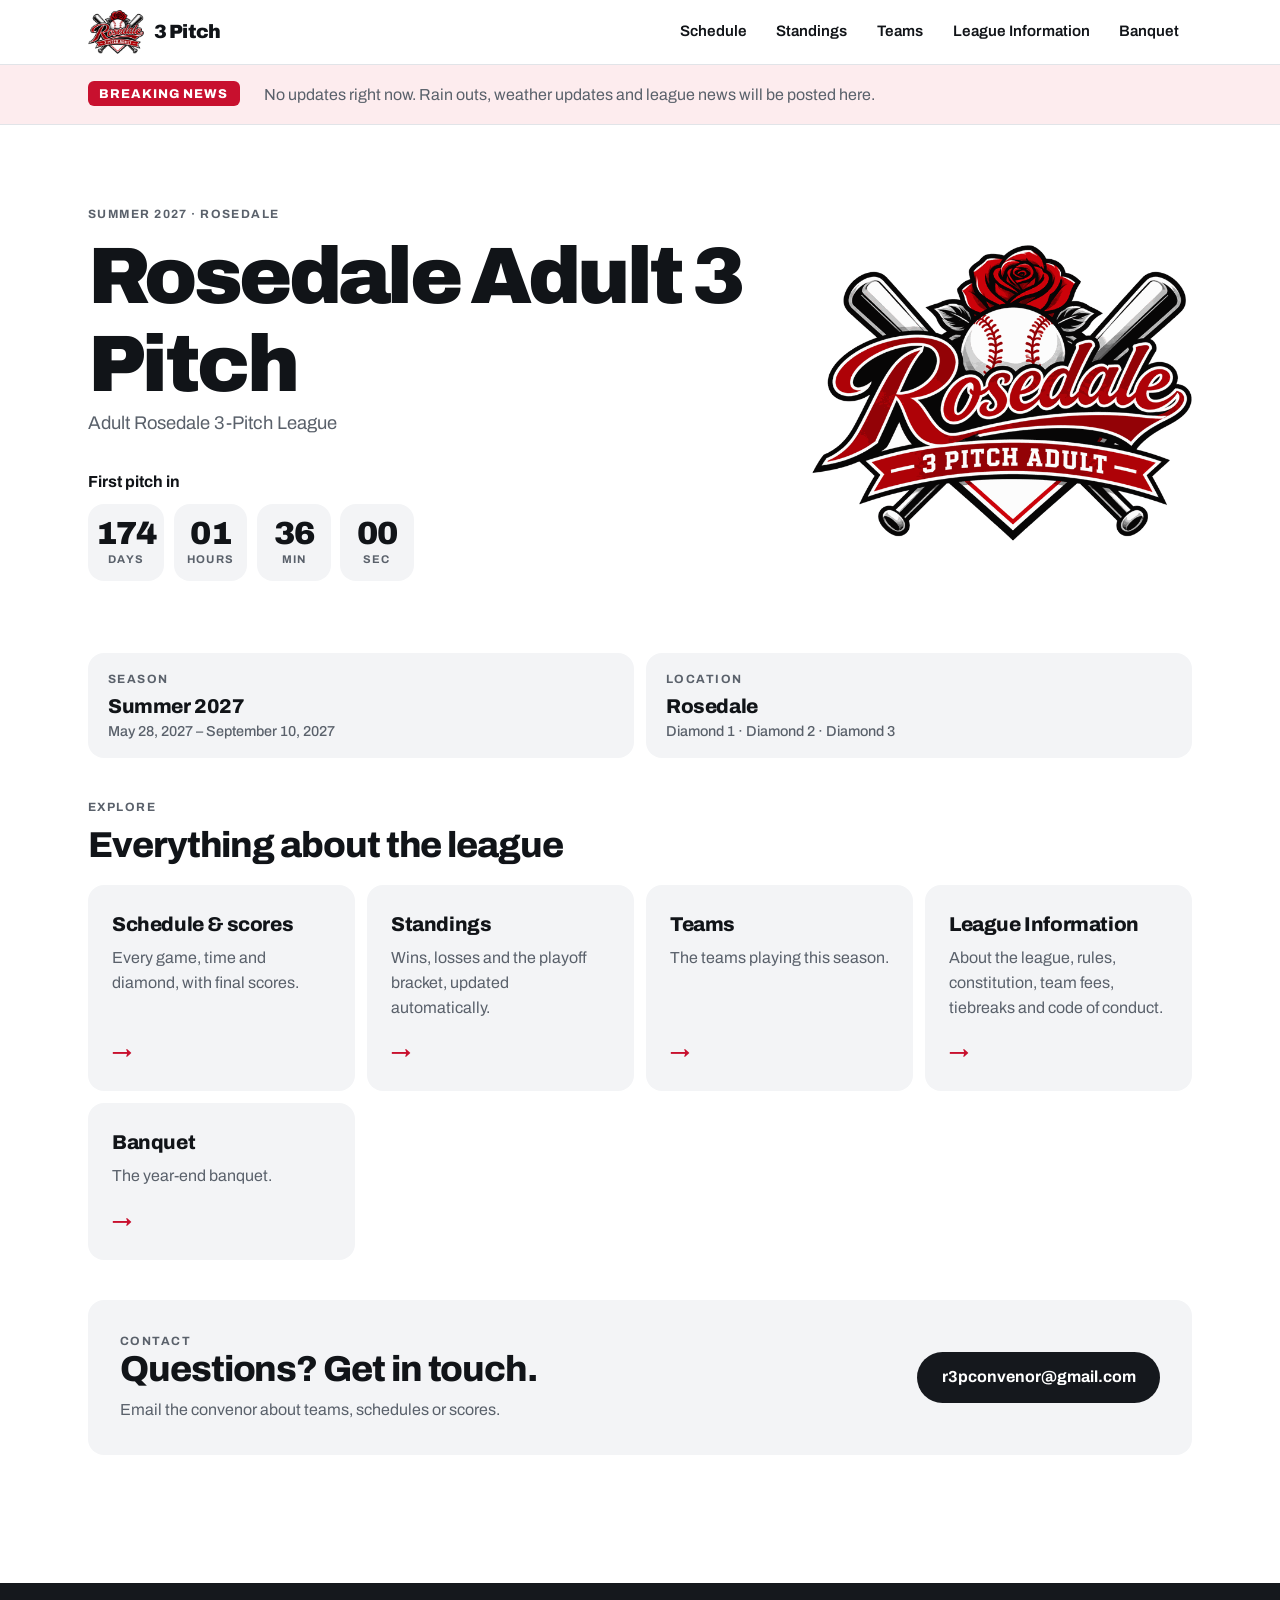
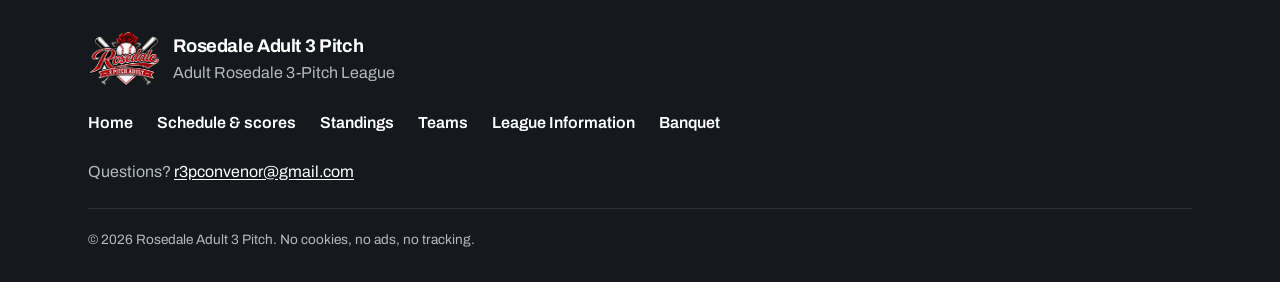
<file: index.html>
<!doctype html>
<html lang="en">
<head>
  <meta charset="utf-8">
  <meta name="viewport" content="width=device-width, initial-scale=1">
  <title>Rosedale Adult 3 Pitch | Adult Rosedale 3-Pitch League</title>
  <meta name="description" content="Rosedale Adult 3 Pitch: the adult 3-pitch league at Rosedale. Schedule, scores, standings, teams and league information for Summer 2027.">
  <meta property="og:type" content="website">
  <meta property="og:site_name" content="Rosedale Adult 3 Pitch">
  <meta property="og:title" content="Rosedale Adult 3 Pitch | Adult Rosedale 3-Pitch League">
  <meta property="og:description" content="Rosedale Adult 3 Pitch: the adult 3-pitch league at Rosedale. Schedule, scores, standings, teams and league information for Summer 2027.">
  <meta property="og:image" content="og-image.png">
  <meta property="og:image:width" content="1200">
  <meta property="og:image:height" content="630">
  <meta name="twitter:card" content="summary_large_image">
  <link rel="icon" href="favicon.png" type="image/png">
  <link rel="apple-touch-icon" href="apple-touch-icon.png">
  <link rel="preconnect" href="https://fonts.googleapis.com">
  <link rel="preconnect" href="https://fonts.gstatic.com" crossorigin>
  <link rel="stylesheet" href="https://fonts.googleapis.com/css2?family=Archivo:wght@400;500;600;700;800;900&display=swap">
  <link rel="stylesheet" href="style.css">
</head>
<body data-page="home">
  <main id="main" tabindex="-1">
    <noscript><div class="wrap section"><p>Please turn on JavaScript to see this page.</p></div></noscript>
  </main>
  <script src="config.js"></script>
  <script src="league.js"></script>
  <script src="site.js"></script>
  <script src="pages.js"></script>
</body>
</html>
</file>
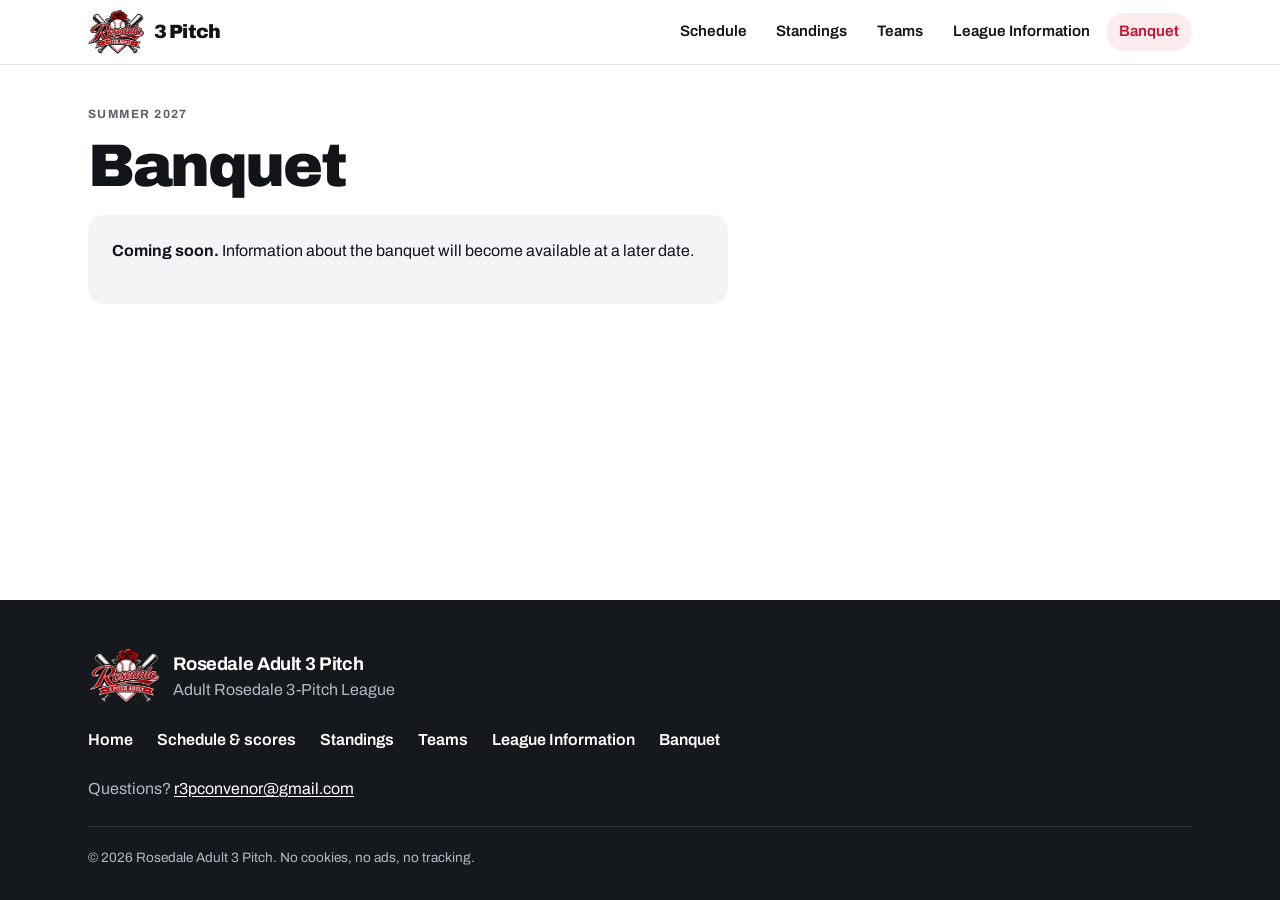
<file: banquet.html>
<!doctype html>
<html lang="en">
<head>
  <meta charset="utf-8">
  <meta name="viewport" content="width=device-width, initial-scale=1">
  <title>Banquet | Rosedale Adult 3 Pitch</title>
  <meta name="description" content="The Rosedale Adult 3 Pitch year-end banquet.">
  <meta property="og:type" content="website">
  <meta property="og:site_name" content="Rosedale Adult 3 Pitch">
  <meta property="og:title" content="Banquet | Rosedale Adult 3 Pitch">
  <meta property="og:description" content="The Rosedale Adult 3 Pitch year-end banquet.">
  <meta property="og:image" content="og-image.png">
  <meta property="og:image:width" content="1200">
  <meta property="og:image:height" content="630">
  <meta name="twitter:card" content="summary_large_image">
  <link rel="icon" href="favicon.png" type="image/png">
  <link rel="apple-touch-icon" href="apple-touch-icon.png">
  <link rel="preconnect" href="https://fonts.googleapis.com">
  <link rel="preconnect" href="https://fonts.gstatic.com" crossorigin>
  <link rel="stylesheet" href="https://fonts.googleapis.com/css2?family=Archivo:wght@400;500;600;700;800;900&display=swap">
  <link rel="stylesheet" href="style.css">
</head>
<body data-page="banquet">
  <main id="main" tabindex="-1">
    <noscript><div class="wrap section"><p>Please turn on JavaScript to see this page.</p></div></noscript>
  </main>
  <script src="config.js"></script>
  <script src="league.js"></script>
  <script src="site.js"></script>
  <script src="pages.js"></script>
</body>
</html>
</file>
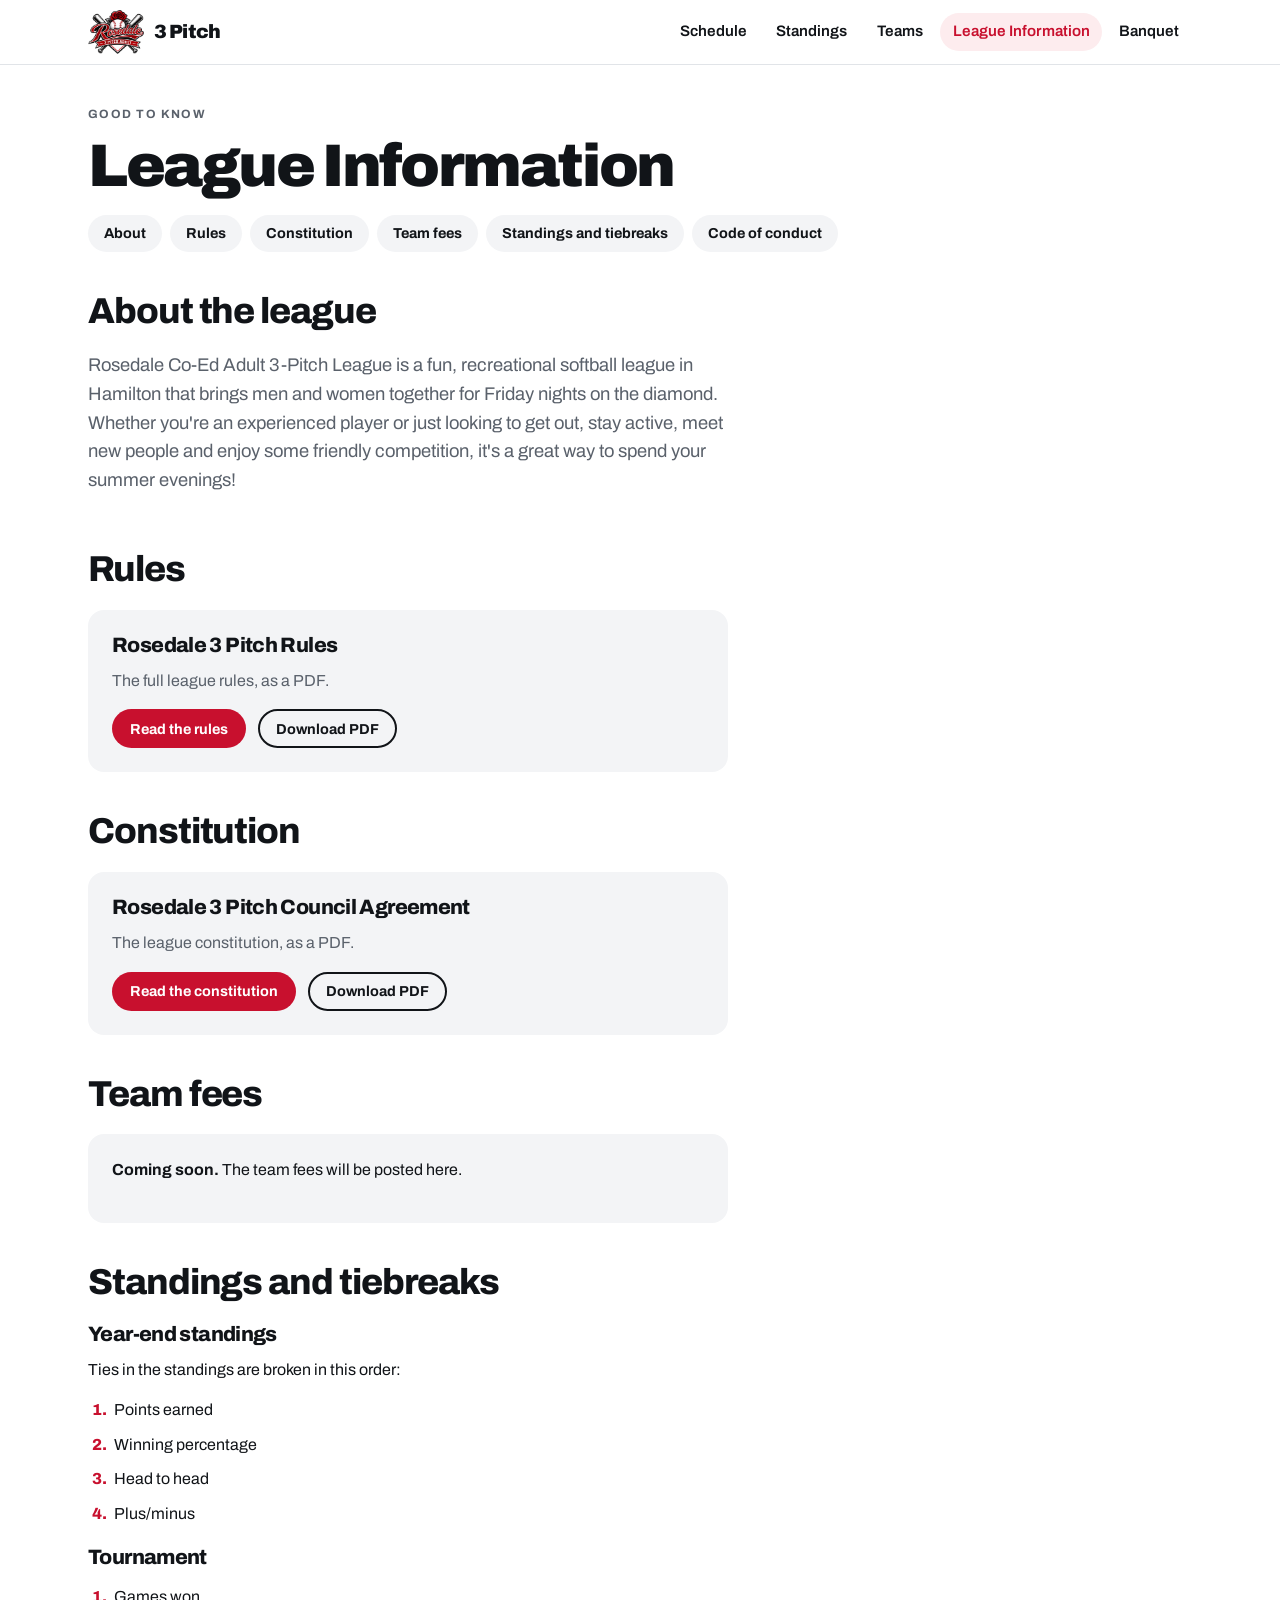
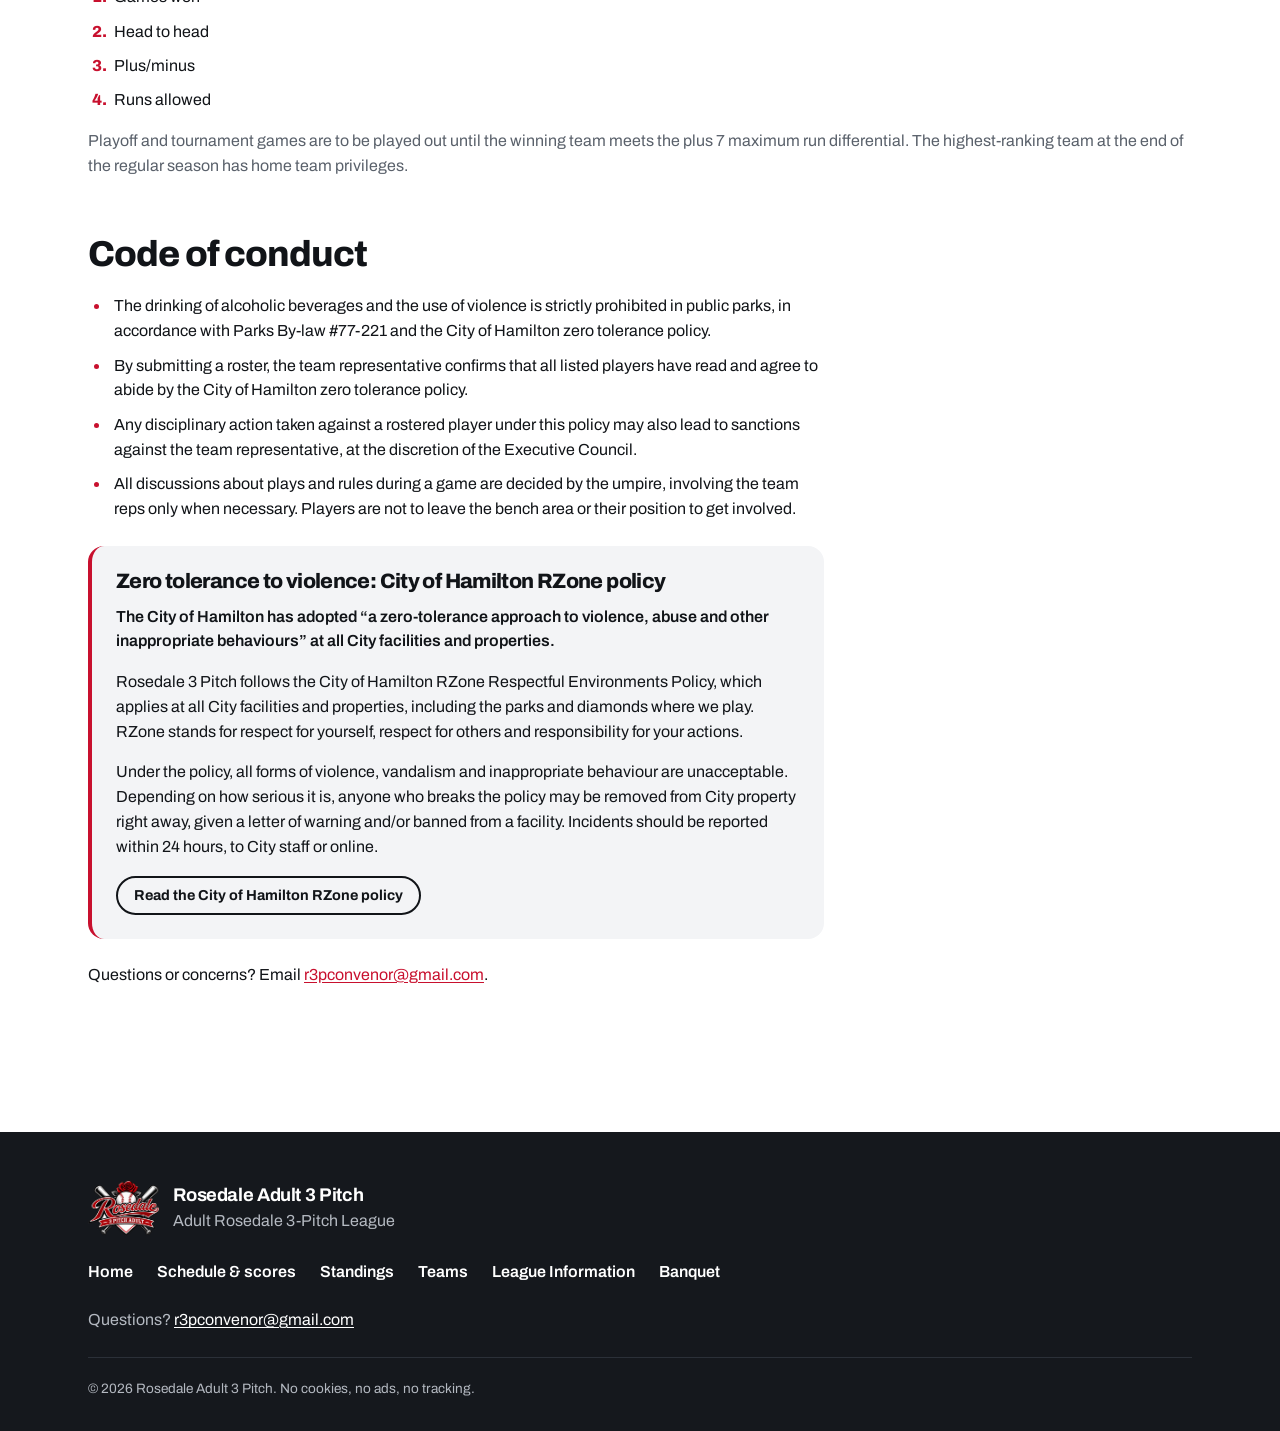
<file: info.html>
<!doctype html>
<html lang="en">
<head>
  <meta charset="utf-8">
  <meta name="viewport" content="width=device-width, initial-scale=1">
  <title>League Information | Rosedale Adult 3 Pitch</title>
  <meta name="description" content="Rosedale Co-Ed Adult 3-Pitch League: a fun, recreational softball league in Hamilton on Friday nights.">
  <meta property="og:type" content="website">
  <meta property="og:site_name" content="Rosedale Adult 3 Pitch">
  <meta property="og:title" content="League Information | Rosedale Adult 3 Pitch">
  <meta property="og:description" content="Rosedale Co-Ed Adult 3-Pitch League: a fun, recreational softball league in Hamilton on Friday nights.">
  <meta property="og:image" content="og-image.png">
  <meta property="og:image:width" content="1200">
  <meta property="og:image:height" content="630">
  <meta name="twitter:card" content="summary_large_image">
  <link rel="icon" href="favicon.png" type="image/png">
  <link rel="apple-touch-icon" href="apple-touch-icon.png">
  <link rel="preconnect" href="https://fonts.googleapis.com">
  <link rel="preconnect" href="https://fonts.gstatic.com" crossorigin>
  <link rel="stylesheet" href="https://fonts.googleapis.com/css2?family=Archivo:wght@400;500;600;700;800;900&display=swap">
  <link rel="stylesheet" href="style.css">
</head>
<body data-page="info">
  <main id="main" tabindex="-1">
    <noscript><div class="wrap section"><p>Please turn on JavaScript to see this page.</p></div></noscript>
  </main>
  <script src="config.js"></script>
  <script src="league.js"></script>
  <script src="site.js"></script>
  <script src="pages.js"></script>
</body>
</html>
</file>
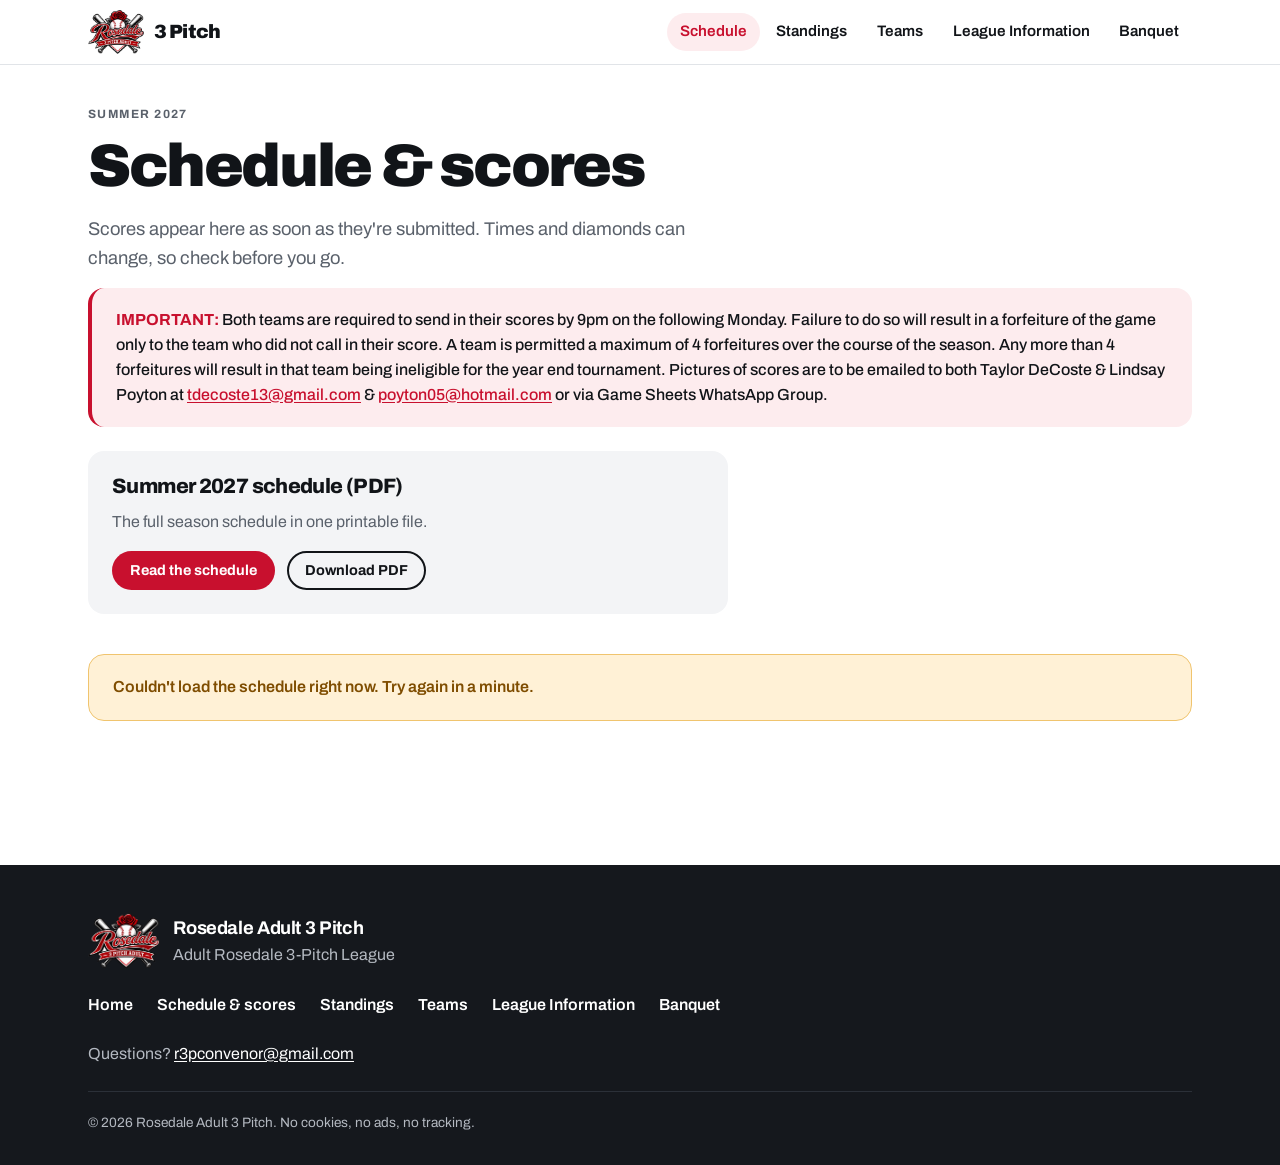
<file: schedule.html>
<!doctype html>
<html lang="en">
<head>
  <meta charset="utf-8">
  <meta name="viewport" content="width=device-width, initial-scale=1">
  <title>Schedule & scores | Rosedale Adult 3 Pitch</title>
  <meta name="description" content="Game schedule and final scores for the Rosedale Adult 3 Pitch league, Summer 2027.">
  <meta property="og:type" content="website">
  <meta property="og:site_name" content="Rosedale Adult 3 Pitch">
  <meta property="og:title" content="Schedule & scores | Rosedale Adult 3 Pitch">
  <meta property="og:description" content="Game schedule and final scores for the Rosedale Adult 3 Pitch league, Summer 2027.">
  <meta property="og:image" content="og-image.png">
  <meta property="og:image:width" content="1200">
  <meta property="og:image:height" content="630">
  <meta name="twitter:card" content="summary_large_image">
  <link rel="icon" href="favicon.png" type="image/png">
  <link rel="apple-touch-icon" href="apple-touch-icon.png">
  <link rel="preconnect" href="https://fonts.googleapis.com">
  <link rel="preconnect" href="https://fonts.gstatic.com" crossorigin>
  <link rel="stylesheet" href="https://fonts.googleapis.com/css2?family=Archivo:wght@400;500;600;700;800;900&display=swap">
  <link rel="stylesheet" href="style.css">
</head>
<body data-page="schedule">
  <main id="main" tabindex="-1">
    <noscript><div class="wrap section"><p>Please turn on JavaScript to see this page.</p></div></noscript>
  </main>
  <script src="config.js"></script>
  <script src="league.js"></script>
  <script src="site.js"></script>
  <script src="pages.js"></script>
</body>
</html>
</file>
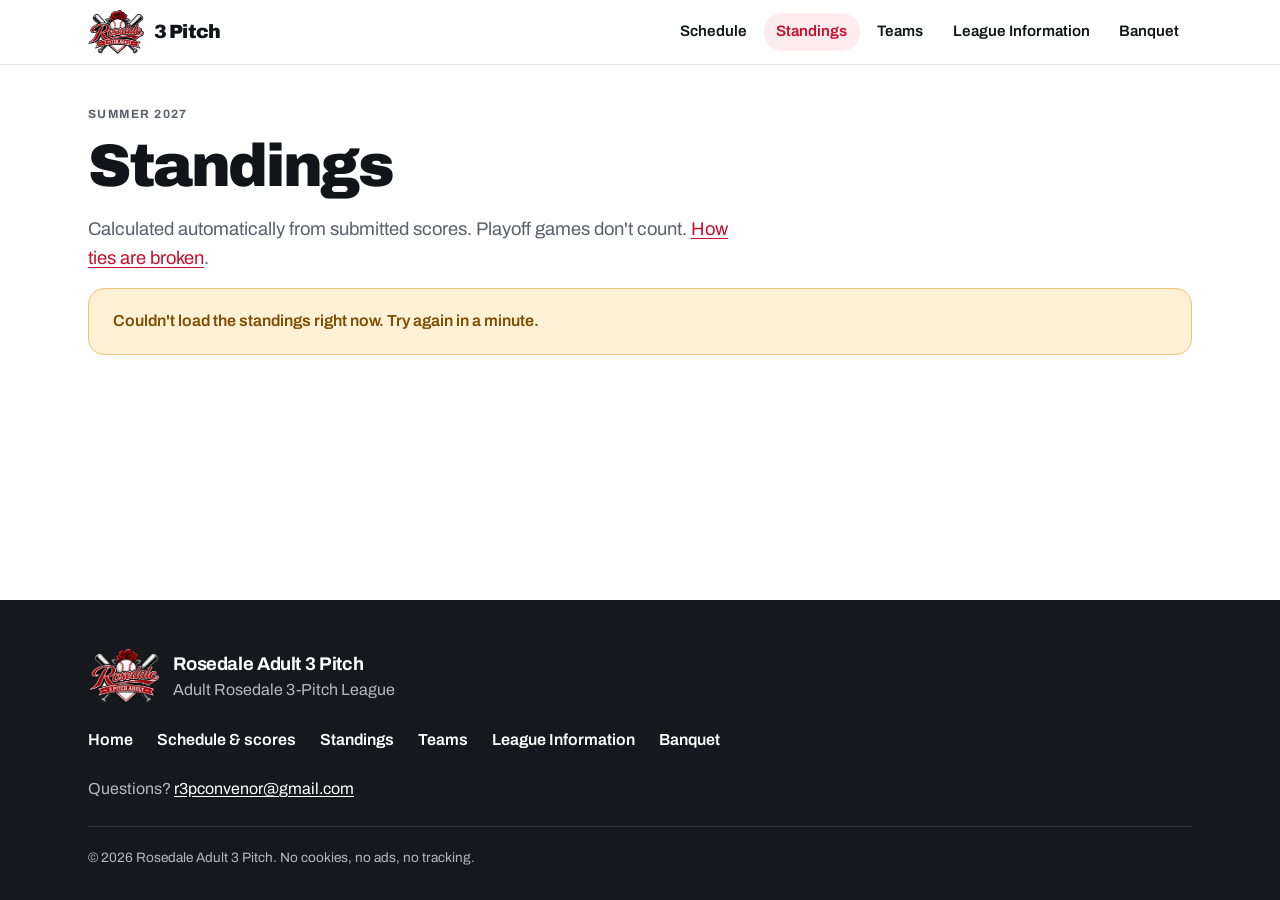
<file: standings.html>
<!doctype html>
<html lang="en">
<head>
  <meta charset="utf-8">
  <meta name="viewport" content="width=device-width, initial-scale=1">
  <title>Standings | Rosedale Adult 3 Pitch</title>
  <meta name="description" content="Standings and the playoff bracket for the Rosedale Adult 3 Pitch league.">
  <meta property="og:type" content="website">
  <meta property="og:site_name" content="Rosedale Adult 3 Pitch">
  <meta property="og:title" content="Standings | Rosedale Adult 3 Pitch">
  <meta property="og:description" content="Standings and the playoff bracket for the Rosedale Adult 3 Pitch league.">
  <meta property="og:image" content="og-image.png">
  <meta property="og:image:width" content="1200">
  <meta property="og:image:height" content="630">
  <meta name="twitter:card" content="summary_large_image">
  <link rel="icon" href="favicon.png" type="image/png">
  <link rel="apple-touch-icon" href="apple-touch-icon.png">
  <link rel="preconnect" href="https://fonts.googleapis.com">
  <link rel="preconnect" href="https://fonts.gstatic.com" crossorigin>
  <link rel="stylesheet" href="https://fonts.googleapis.com/css2?family=Archivo:wght@400;500;600;700;800;900&display=swap">
  <link rel="stylesheet" href="style.css">
</head>
<body data-page="standings">
  <main id="main" tabindex="-1">
    <noscript><div class="wrap section"><p>Please turn on JavaScript to see this page.</p></div></noscript>
  </main>
  <script src="config.js"></script>
  <script src="league.js"></script>
  <script src="site.js"></script>
  <script src="pages.js"></script>
</body>
</html>
</file>
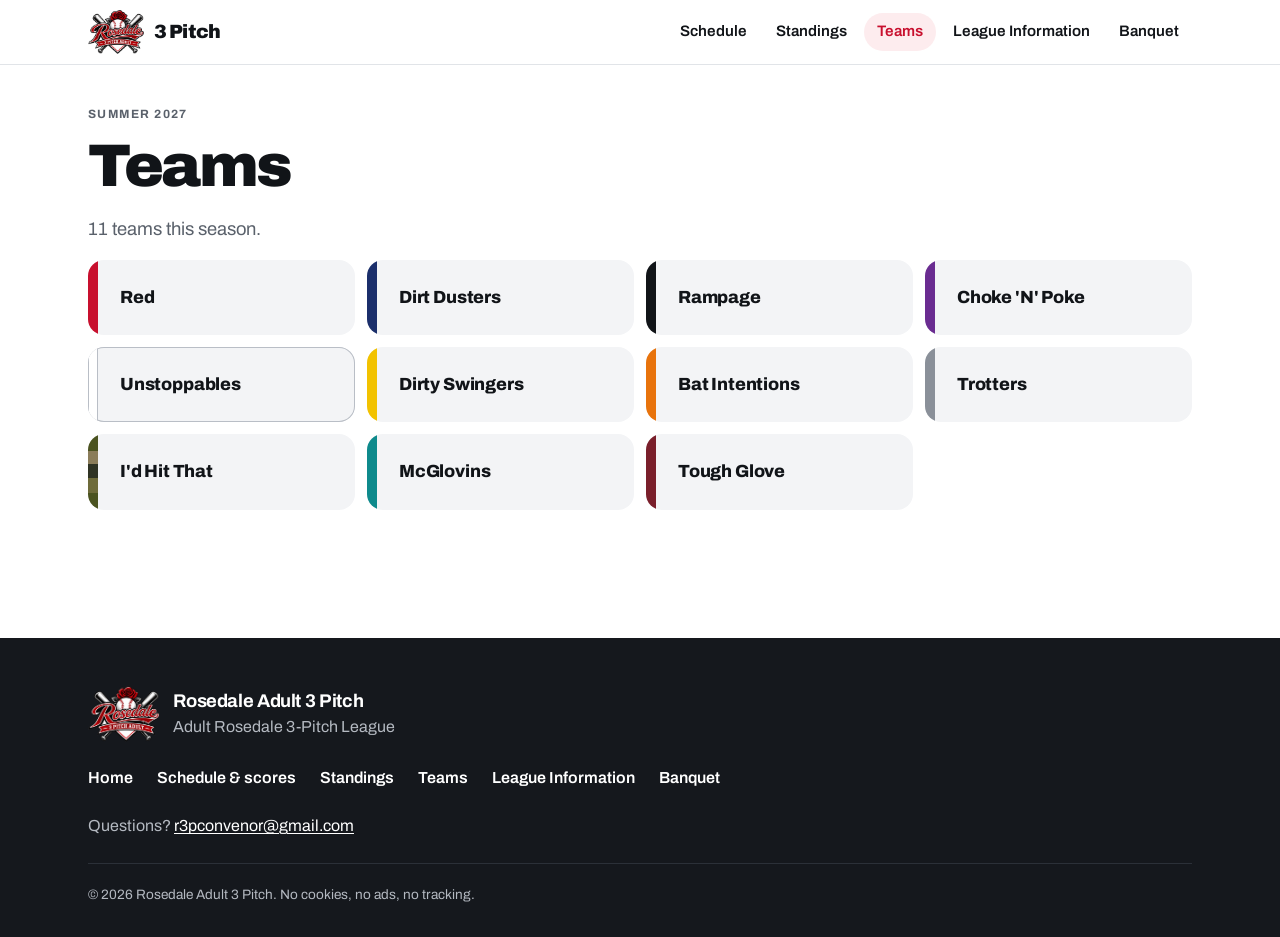
<file: teams.html>
<!doctype html>
<html lang="en">
<head>
  <meta charset="utf-8">
  <meta name="viewport" content="width=device-width, initial-scale=1">
  <title>Teams | Rosedale Adult 3 Pitch</title>
  <meta name="description" content="The teams playing in the Rosedale Adult 3 Pitch league.">
  <meta property="og:type" content="website">
  <meta property="og:site_name" content="Rosedale Adult 3 Pitch">
  <meta property="og:title" content="Teams | Rosedale Adult 3 Pitch">
  <meta property="og:description" content="The teams playing in the Rosedale Adult 3 Pitch league.">
  <meta property="og:image" content="og-image.png">
  <meta property="og:image:width" content="1200">
  <meta property="og:image:height" content="630">
  <meta name="twitter:card" content="summary_large_image">
  <link rel="icon" href="favicon.png" type="image/png">
  <link rel="apple-touch-icon" href="apple-touch-icon.png">
  <link rel="preconnect" href="https://fonts.googleapis.com">
  <link rel="preconnect" href="https://fonts.gstatic.com" crossorigin>
  <link rel="stylesheet" href="https://fonts.googleapis.com/css2?family=Archivo:wght@400;500;600;700;800;900&display=swap">
  <link rel="stylesheet" href="style.css">
</head>
<body data-page="teams">
  <main id="main" tabindex="-1">
    <noscript><div class="wrap section"><p>Please turn on JavaScript to see this page.</p></div></noscript>
  </main>
  <script src="config.js"></script>
  <script src="league.js"></script>
  <script src="site.js"></script>
  <script src="pages.js"></script>
</body>
</html>
</file>
<file: style.css>
/* =====================================================================
   COLOURS — the only place colours are written. Change them here.
   ===================================================================== */
:root {
  /* Main colour: league red. Dark enough to use for text and links on white. */
  --brand: #c8102e;
  /* Darker red for hovering over red buttons and links. */
  --brand-dark: #9a0c23;
  /* Very light red for subtle highlights. */
  --brand-tint: #fdecee;

  /* Accent colour: grey. This light grey is for decoration only (lines, dots)
     because it is too light to read as text on white. */
  --accent: #a3a8b0;
  /* Darker shade of the accent grey, used for small labels and secondary text. */
  --accent-text: #5a616b;

  /* Main text colour (near-black). */
  --ink: #111418;
  /* Page background. */
  --page: #ffffff;
  /* Light grey card background. */
  --card: #f3f4f6;
  /* Card background when hovered. */
  --card-hover: #eaecef;
  /* Thin lines between table rows and around boxes. */
  --line: #e1e4e8;
  /* Slightly stronger lines (bracket connectors, outlines). */
  --line-strong: #b9bec6;

  /* Team colours (Teams page). */
  --team-red: #c8102e;
  --team-dark-blue: #1b2f6b;
  --team-black: #111418;
  --team-purple: #6a2c91;
  --team-white: #ffffff;
  --team-yellow: #f2c200;
  --team-orange: #e8730c;
  --team-gray: #8a9099;
  --team-teal: #0e8a8c;
  --team-garnet: #7a1f2b;
  /* Camo is made from these four shades. */
  --team-camo-1: #4b5320;
  --team-camo-2: #6e6b3a;
  --team-camo-3: #8b7d5a;
  --team-camo-4: #2f3324;

  /* Dark footer and dark buttons. */
  --dark: #15181d;
  /* Dark button when hovered. */
  --dark-hover: #2b3038;
  /* Text on dark backgrounds. */
  --on-dark: #ffffff;
  /* Secondary text on dark backgrounds. */
  --on-dark-muted: #b4b9c1;

  /* "Confirmed" badge (green). */
  --ok-bg: #e2f4e7;
  --ok-text: #17663a;
  /* "Registered" badge and warnings (amber). */
  --warn-bg: #fff1d6;
  --warn-text: #7f4d00;
  --warn-line: #f0c46e;

  /* Keyboard focus ring. */
  --focus: #1f5fd1;
}

/* =====================================================================
   BASE
   ===================================================================== */
*, *::before, *::after { box-sizing: border-box; }
html { -webkit-text-size-adjust: 100%; scroll-padding-top: 5rem; }
body {
  margin: 0;
  font-family: "Archivo", system-ui, -apple-system, "Segoe UI", Roboto, sans-serif;
  font-size: 1rem;
  line-height: 1.55;
  color: var(--ink);
  background: var(--page);
  overflow-x: hidden;
  display: flex; flex-direction: column; min-height: 100vh;
}
main { flex: 1; }
img { max-width: 100%; height: auto; }
a { color: var(--brand); text-underline-offset: 0.15em; }
a:hover { color: var(--brand-dark); }
:focus-visible { outline: 3px solid var(--focus); outline-offset: 2px; border-radius: 4px; }
h1, h2, h3 { margin: 0; line-height: 1.1; letter-spacing: -0.03em; }
p { margin: 0 0 1rem; }
.wrap { width: 100%; max-width: 72rem; margin: 0 auto; padding: 0 1rem; }
@media (min-width: 640px) { .wrap { padding: 0 1.5rem; } }
.section { padding-top: 3rem; }
.section:last-child { padding-bottom: 4rem; }
main > .section:first-child, main > .wrap.section { padding-top: 2.5rem; }
.section-tight { padding-top: 2.5rem; }
.visually-hidden { position: absolute !important; width: 1px; height: 1px; overflow: hidden; clip: rect(0 0 0 0); white-space: nowrap; }
.muted { color: var(--accent-text); }
.nowrap { white-space: nowrap; }
.skip { position: absolute; left: -999px; top: 0; background: var(--dark); color: var(--on-dark); padding: 0.5rem 1rem; z-index: 100; }
.skip:focus { left: 0.5rem; top: 0.5rem; }

/* Typography */
.eyebrow {
  margin: 0 0 0.6rem;
  font-size: 0.75rem; font-weight: 700; letter-spacing: 0.12em; text-transform: uppercase;
  color: var(--accent-text);
}
.display { font-size: clamp(2.5rem, 8vw, 5rem); font-weight: 900; letter-spacing: -0.045em; }
.page-title { font-size: clamp(2.2rem, 6vw, 3.75rem); font-weight: 900; letter-spacing: -0.04em; margin-bottom: 1rem; }
.h2 { font-size: clamp(1.6rem, 4vw, 2.25rem); font-weight: 800; margin-bottom: 1.25rem; }
.h3 { font-size: 1.3rem; font-weight: 800; margin-bottom: 0.75rem; }
.lead { font-size: 1.15rem; color: var(--accent-text); max-width: 40rem; }

/* Buttons (pill-shaped) */
.btn {
  display: inline-flex; align-items: center; justify-content: center; gap: 0.4rem;
  min-height: 2.875rem; padding: 0.7rem 1.4rem;
  border-radius: 999px; border: 2px solid transparent;
  font: inherit; font-weight: 700; text-decoration: none; cursor: pointer; text-align: center;
  transition: background-color 0.15s, color 0.15s, border-color 0.15s;
}
.btn-sm { min-height: 2.25rem; padding: 0.4rem 1rem; font-size: 0.9rem; }
.btn-primary { background: var(--brand); color: var(--on-dark); }
.btn-primary:hover { background: var(--brand-dark); color: var(--on-dark); }
.btn-dark { background: var(--dark); color: var(--on-dark); }
.btn-dark:hover { background: var(--dark-hover); color: var(--on-dark); }
.btn-outline { border-color: var(--ink); color: var(--ink); background: transparent; }
.btn-outline:hover { background: var(--ink); color: var(--on-dark); }
.actions { display: flex; flex-wrap: wrap; gap: 0.75rem; margin-top: 1.5rem; }

/* =====================================================================
   TOP BAR
   ===================================================================== */
.topbar {
  position: sticky; top: 0; z-index: 50;
  background: var(--page); border-bottom: 1px solid var(--line);
}
.topbar-inner { display: flex; align-items: center; justify-content: space-between; min-height: 4rem; gap: 1rem; }
.brand { display: flex; align-items: center; gap: 0.6rem; text-decoration: none; color: var(--ink); font-weight: 900; font-size: 1.2rem; letter-spacing: -0.03em; }
.brand:hover { color: var(--ink); }
.brand img { width: auto; height: 44px; }
.nav ul { list-style: none; margin: 0; padding: 0; display: flex; align-items: center; gap: 0.25rem; }
.nav-link {
  display: block; padding: 0.45rem 0.8rem; border-radius: 999px;
  color: var(--ink); text-decoration: none; font-weight: 600; font-size: 0.95rem;
}
.nav-link:hover { background: var(--card); color: var(--ink); }
.nav-link[aria-current="page"] { background: var(--brand-tint); color: var(--brand); }
.nav-cta { margin-left: 0.5rem; }
.nav-cta[aria-current="page"] { background: var(--brand); }
.menu-btn {
  display: none; align-items: center; gap: 0.5rem;
  background: var(--card); color: var(--ink); border: 0; border-radius: 999px;
  padding: 0.5rem 1rem; font: inherit; font-weight: 700; cursor: pointer;
}
.menu-icon, .menu-icon::before, .menu-icon::after {
  display: block; width: 16px; height: 2px; background: var(--ink); border-radius: 2px; position: relative;
}
.menu-icon::before, .menu-icon::after { content: ""; position: absolute; left: 0; }
.menu-icon::before { top: -5px; }
.menu-icon::after { top: 5px; }

@media (max-width: 860px) {
  .menu-btn { display: inline-flex; }
  .nav { display: none; position: absolute; left: 0; right: 0; top: 100%; background: var(--page); border-bottom: 1px solid var(--line); padding: 0.5rem 1rem 1rem; }
  .nav.open { display: block; }
  .nav ul { flex-direction: column; align-items: stretch; }
  .nav-link { padding: 0.75rem 1rem; }
  .nav-cta { margin: 0.5rem 0 0; }
}

/* =====================================================================
   FOOTER
   ===================================================================== */
.footer { background: var(--dark); color: var(--on-dark-muted); margin-top: 4rem; padding: 3rem 0 2rem; }
.footer a { color: var(--on-dark); }
.footer a:hover { color: var(--on-dark-muted); }
.footer-inner { display: grid; gap: 1.5rem; }
.footer-brand { display: flex; align-items: center; gap: 0.85rem; }
.footer-brand img { width: auto; height: 56px; }
.footer-brand strong { color: var(--on-dark); font-size: 1.15rem; letter-spacing: -0.02em; }
.footer-brand p { margin: 0; }
.footer-links { list-style: none; margin: 0; padding: 0; display: flex; flex-wrap: wrap; gap: 0.5rem 1.5rem; }
.footer-links a { text-decoration: none; font-weight: 600; }
.footer-links a:hover { text-decoration: underline; }
.footer-contact { margin: 0; }
.footer-small { margin: 0; font-size: 0.85rem; border-top: 1px solid var(--dark-hover); padding-top: 1.25rem; }

/* =====================================================================
   HOME
   ===================================================================== */
.hero { padding: 3rem 0 1rem; }
.hero-inner { display: grid; grid-template-columns: 1fr; gap: 2rem; align-items: center; }
.hero-logo { width: 240px; height: auto; justify-self: start; grid-row: 1; }
@media (min-width: 800px) {
  .hero { padding: 5rem 0 2rem; }
  .hero-inner { grid-template-columns: 1fr auto; }
  .hero-logo { width: 380px; height: auto; grid-row: auto; }
}
.countdown { margin-top: 2rem; }
.countdown-label { font-weight: 700; margin-bottom: 0.6rem; }
.countdown-grid { display: flex; flex-wrap: wrap; gap: 0.6rem; }
.cd-unit { background: var(--card); border-radius: 16px; padding: 0.75rem 0.5rem; min-width: 4.6rem; text-align: center; }
.cd-num { display: block; font-size: 2rem; font-weight: 900; letter-spacing: -0.03em; font-variant-numeric: tabular-nums; line-height: 1.1; }
.cd-lbl { display: block; font-size: 0.7rem; font-weight: 700; text-transform: uppercase; letter-spacing: 0.1em; color: var(--accent-text); }
.countdown-status { font-size: 1.15rem; font-weight: 700; display: flex; align-items: center; gap: 0.6rem; flex-wrap: wrap; }
.live-dot { width: 0.7rem; height: 0.7rem; border-radius: 50%; background: var(--brand); animation: pulse 1.6s infinite; }
@keyframes pulse { 50% { opacity: 0.35; } }

.facts { display: grid; grid-template-columns: repeat(auto-fit, minmax(13rem, 1fr)); gap: 0.75rem; margin: 0; }
.fact { background: var(--card); border-radius: 16px; padding: 1.1rem 1.25rem; }
.fact dt { font-size: 0.75rem; font-weight: 700; letter-spacing: 0.12em; text-transform: uppercase; color: var(--accent-text); margin-bottom: 0.3rem; }
.fact dd { margin: 0; font-size: 1.25rem; font-weight: 800; letter-spacing: -0.02em; line-height: 1.25; }
.fact-sub { display: block; font-size: 0.9rem; font-weight: 500; color: var(--accent-text); letter-spacing: 0; margin-top: 0.2rem; }
.fact-wide { grid-column: 1 / -1; }
.fact-text { font-size: 1.05rem !important; font-weight: 600 !important; }

.card { background: var(--card); border-radius: 16px; padding: 1.5rem; }
.card-grid { list-style: none; margin: 0; padding: 0; display: grid; grid-template-columns: repeat(auto-fill, minmax(15rem, 1fr)); gap: 0.75rem; }
.card-link { display: flex; flex-direction: column; height: 100%; text-decoration: none; color: var(--ink); transition: background-color 0.15s, transform 0.15s; }
.card-link:hover { background: var(--card-hover); color: var(--ink); transform: translateY(-2px); }
.card-title { font-size: 1.25rem; font-weight: 800; letter-spacing: -0.02em; }
.card-text { color: var(--accent-text); margin-top: 0.35rem; flex: 1; }
.card-arrow { margin-top: 1rem; font-size: 1.25rem; color: var(--brand); font-weight: 700; }
.contact { display: flex; flex-wrap: wrap; align-items: center; justify-content: space-between; gap: 1.5rem; padding: 2rem; }
.contact .h2 { margin-bottom: 0.5rem; }
.contact p { margin: 0; color: var(--accent-text); }
.contact .btn { overflow-wrap: anywhere; }

/* =====================================================================
   TABLES, TABS, BADGES, NOTICES
   ===================================================================== */
.controls { display: flex; flex-wrap: wrap; align-items: flex-end; gap: 1rem; margin: 1.5rem 0 0.5rem; }
.segmented { display: inline-flex; flex-wrap: wrap; background: var(--card); border-radius: 999px; padding: 0.25rem; gap: 0.25rem; max-width: 100%; }
.segmented button {
  border: 0; background: transparent; color: var(--ink); font: inherit; font-weight: 700; font-size: 0.95rem;
  padding: 0.5rem 1.1rem; border-radius: 999px; cursor: pointer;
}
.segmented button:hover { background: var(--card-hover); }
.segmented button[aria-pressed="true"] { background: var(--dark); color: var(--on-dark); }
.select { display: flex; flex-direction: column; gap: 0.3rem; }
.select span { font-size: 0.75rem; font-weight: 700; letter-spacing: 0.12em; text-transform: uppercase; color: var(--accent-text); }
.select select {
  font: inherit; font-weight: 600; color: var(--ink); background: var(--page);
  border: 1px solid var(--line-strong); border-radius: 999px; padding: 0.55rem 1rem; min-width: 14rem; max-width: 100%;
}

.day { margin-top: 2rem; }
.day-title { font-size: 1.35rem; font-weight: 800; margin-bottom: 0.6rem; }
.division { margin-top: 2.25rem; }
.division-head { display: flex; flex-wrap: wrap; align-items: baseline; justify-content: space-between; gap: 0.5rem 1rem; }
.count { margin: 0 0 0.75rem; color: var(--accent-text); font-weight: 600; }

.table-wrap { width: 100%; overflow-x: auto; -webkit-overflow-scrolling: touch; border: 1px solid var(--line); border-radius: 16px; }
.table { width: 100%; border-collapse: collapse; font-variant-numeric: tabular-nums; }
.table th, .table td { padding: 0.8rem 1rem; text-align: left; border-bottom: 1px solid var(--line); vertical-align: middle; }
.table tbody tr:last-child > * { border-bottom: 0; }
.table thead th {
  font-size: 0.72rem; font-weight: 700; letter-spacing: 0.1em; text-transform: uppercase; color: var(--accent-text);
  white-space: nowrap; background: var(--card);
}
.table abbr { text-decoration: none; cursor: help; }
.table .num { text-align: right; white-space: nowrap; }
.table .team { font-weight: 700; min-width: 9rem; }
.table .rank { width: 2.5rem; color: var(--accent-text); }
.table .notes { min-width: 12rem; }
.table .strong { font-weight: 800; }
.win { font-weight: 800; }
.at { color: var(--accent-text); padding: 0 0.15rem; }
.score { display: inline-flex; gap: 0.35rem; }
.dash { color: var(--accent-text); }
.upcoming { font-size: 0.8rem; font-weight: 700; text-transform: uppercase; letter-spacing: 0.08em; color: var(--accent-text); }
.standings td, .standings th { padding: 0.75rem 0.75rem; }

.badge { display: inline-block; padding: 0.2rem 0.7rem; border-radius: 999px; font-size: 0.8rem; font-weight: 700; }
.badge-ok { background: var(--ok-bg); color: var(--ok-text); }
.badge-warn { background: var(--warn-bg); color: var(--warn-text); }
.waitlist { margin: 0.75rem 0 0; font-weight: 700; color: var(--warn-text); }

.notice { background: var(--card); border-radius: 16px; padding: 1.25rem 1.5rem; margin: 1rem 0; font-weight: 600; }
.notice p { margin: 0; }
/* Breaking news box (top of the home page). */
.news { background: var(--brand-tint); border-bottom: 1px solid var(--line); }
.news-inner { display: flex; gap: 1rem 1.5rem; align-items: flex-start; flex-wrap: wrap; padding-top: 1rem; padding-bottom: 1rem; }
.news-label { margin: 0; flex: none; background: var(--brand); color: var(--page); font-size: 0.8rem; font-weight: 800; letter-spacing: 0.08em; text-transform: uppercase; padding: 0.35rem 0.7rem; border-radius: 6px; }
.news-list { list-style: none; margin: 0; padding: 0; flex: 1 1 20rem; display: grid; gap: 0.6rem; }
.news-list li { line-height: 1.5; }
.news-date { font-size: 0.85rem; font-weight: 700; color: var(--brand); margin-right: 0.5rem; }
.news-title { margin-right: 0.4rem; }
.news-empty { margin: 0.15rem 0 0; flex: 1 1 20rem; color: var(--accent-text); }
.notice-warn { background: var(--warn-bg); color: var(--warn-text); border: 1px solid var(--warn-line); }
.notice-important { background: var(--brand-tint); color: var(--ink); border-left: 4px solid var(--brand); font-weight: 500; line-height: 1.55; }
.notice-important strong { color: var(--brand); }
.loading { color: var(--accent-text); margin-top: 1.5rem; }
.checked { margin-top: 1.25rem; font-size: 0.85rem; color: var(--accent-text); }

/* =====================================================================
   PLAYOFF BRACKET
   ===================================================================== */
.bracket-section { margin-top: 3.5rem; }
.bracket-block { margin-bottom: 2.5rem; }
.bracket-scroll { width: 100%; overflow-x: auto; -webkit-overflow-scrolling: touch; padding-bottom: 0.5rem; }
.bracket { --bk-gap: 2.5rem; min-width: max-content; }
.bracket.neat { display: grid; column-gap: var(--bk-gap); }
.bk-round { margin: 0 0 0.5rem; font-size: 0.75rem; font-weight: 700; letter-spacing: 0.12em; text-transform: uppercase; color: var(--accent-text); }
.bk-slot { position: relative; display: flex; align-items: center; padding: 0.4rem 0; }
.bk-game { width: 100%; min-width: 12rem; background: var(--card); border-radius: 12px; overflow: hidden; position: relative; z-index: 1; }
.bk-team { display: flex; justify-content: space-between; gap: 1rem; padding: 0.55rem 0.9rem; font-variant-numeric: tabular-nums; }
.bk-team + .bk-team { border-top: 1px solid var(--line); }
.bk-score { min-width: 1.5rem; text-align: right; }
/* Thin connector lines between rounds */
.feeds-top::after, .feeds-bottom::after, .fed::before { content: ""; position: absolute; width: calc(var(--bk-gap) / 2); }
.feeds-top::after { right: calc(var(--bk-gap) / -2); top: 50%; bottom: 0; border-top: 1px solid var(--line-strong); border-right: 1px solid var(--line-strong); }
.feeds-bottom::after { right: calc(var(--bk-gap) / -2); top: 0; bottom: 50%; border-bottom: 1px solid var(--line-strong); border-right: 1px solid var(--line-strong); }
.fed::before { left: calc(var(--bk-gap) / -2); top: 50%; border-top: 1px solid var(--line-strong); }
.bracket.loose { display: flex; gap: 1.5rem; }
.bk-col { display: flex; flex-direction: column; min-width: 12rem; }
.bk-col-games { display: flex; flex-direction: column; justify-content: space-around; flex: 1; gap: 0.5rem; }
.champion { display: inline-block; margin-top: 1.25rem; background: var(--dark); color: var(--on-dark); border-radius: 16px; padding: 1.25rem 1.75rem; }
.champion .eyebrow { color: var(--on-dark-muted); margin-bottom: 0.25rem; }
.champion-name { margin: 0; font-size: 1.75rem; font-weight: 900; letter-spacing: -0.03em; }

/* =====================================================================
   REGISTER, INFO
   ===================================================================== */
.steps, .rules { padding-left: 1.4rem; max-width: 46rem; }
.steps li, .rules li { margin-bottom: 0.6rem; padding-left: 0.25rem; }
.steps li::marker, .rules li::marker { font-weight: 800; color: var(--brand); }
.form-frame { border: 1px solid var(--line); border-radius: 16px; overflow: hidden; background: var(--page); }
.form-frame iframe { display: block; width: 100%; height: 1400px; border: 0; }
.soon, .doc-card { max-width: 40rem; }
.doc-card p { margin-top: 0.35rem; color: var(--accent-text); }
.doc-card .actions { margin-top: 1rem; }
.tiebreaks h3 { margin-top: 1.25rem; }
.schedule-pdf { margin: 1.5rem 0; }
.city-policy { max-width: 46rem; margin: 1.5rem 0; border-left: 4px solid var(--brand); }
.city-policy p { margin-top: 0.6rem; }
.city-policy .city-quote { font-weight: 600; }
.city-policy .actions { margin-top: 1rem; }
.soon .btn { overflow-wrap: anywhere; }

.team-grid { list-style: none; margin: 0; padding: 0; display: grid; grid-template-columns: repeat(auto-fill, minmax(14rem, 1fr)); gap: 0.75rem; }
.team-card { --team: var(--line-strong); position: relative; overflow: hidden; padding-left: 2rem; }
.team-card::before { content: ""; position: absolute; left: 0; top: 0; bottom: 0; width: 10px; background: var(--team); }
.team-name { font-weight: 800; font-size: 1.1rem; letter-spacing: -0.01em; }
.swatch-red { --team: var(--team-red); }
.swatch-dark-blue { --team: var(--team-dark-blue); }
.swatch-black { --team: var(--team-black); }
.swatch-purple { --team: var(--team-purple); }
.swatch-white { --team: var(--team-white); }
.swatch-white { box-shadow: inset 0 0 0 1px var(--line-strong); }
.swatch-white::before { box-shadow: inset -1px 0 0 var(--line-strong), inset 1px 0 0 var(--line-strong), inset 0 1px 0 var(--line-strong), inset 0 -1px 0 var(--line-strong); }
.swatch-yellow { --team: var(--team-yellow); }
.swatch-orange { --team: var(--team-orange); }
.swatch-gray { --team: var(--team-gray); }
.swatch-teal { --team: var(--team-teal); }
.swatch-garnet { --team: var(--team-garnet); }
.swatch-camo::before { background: linear-gradient(to bottom, var(--team-camo-1) 0 22%, var(--team-camo-3) 22% 40%, var(--team-camo-4) 40% 58%, var(--team-camo-2) 58% 78%, var(--team-camo-1) 78% 100%); }
.toc { display: flex; flex-wrap: wrap; gap: 0.5rem; }
.toc a { background: var(--card); color: var(--ink); text-decoration: none; font-weight: 700; padding: 0.45rem 1rem; border-radius: 999px; font-size: 0.9rem; }
.toc a:hover { background: var(--card-hover); }

/* Respect "reduce motion" */
@media (prefers-reduced-motion: reduce) {
  *, *::before, *::after { animation: none !important; transition: none !important; scroll-behavior: auto !important; }
  .card-link:hover { transform: none; }
}
</file>
